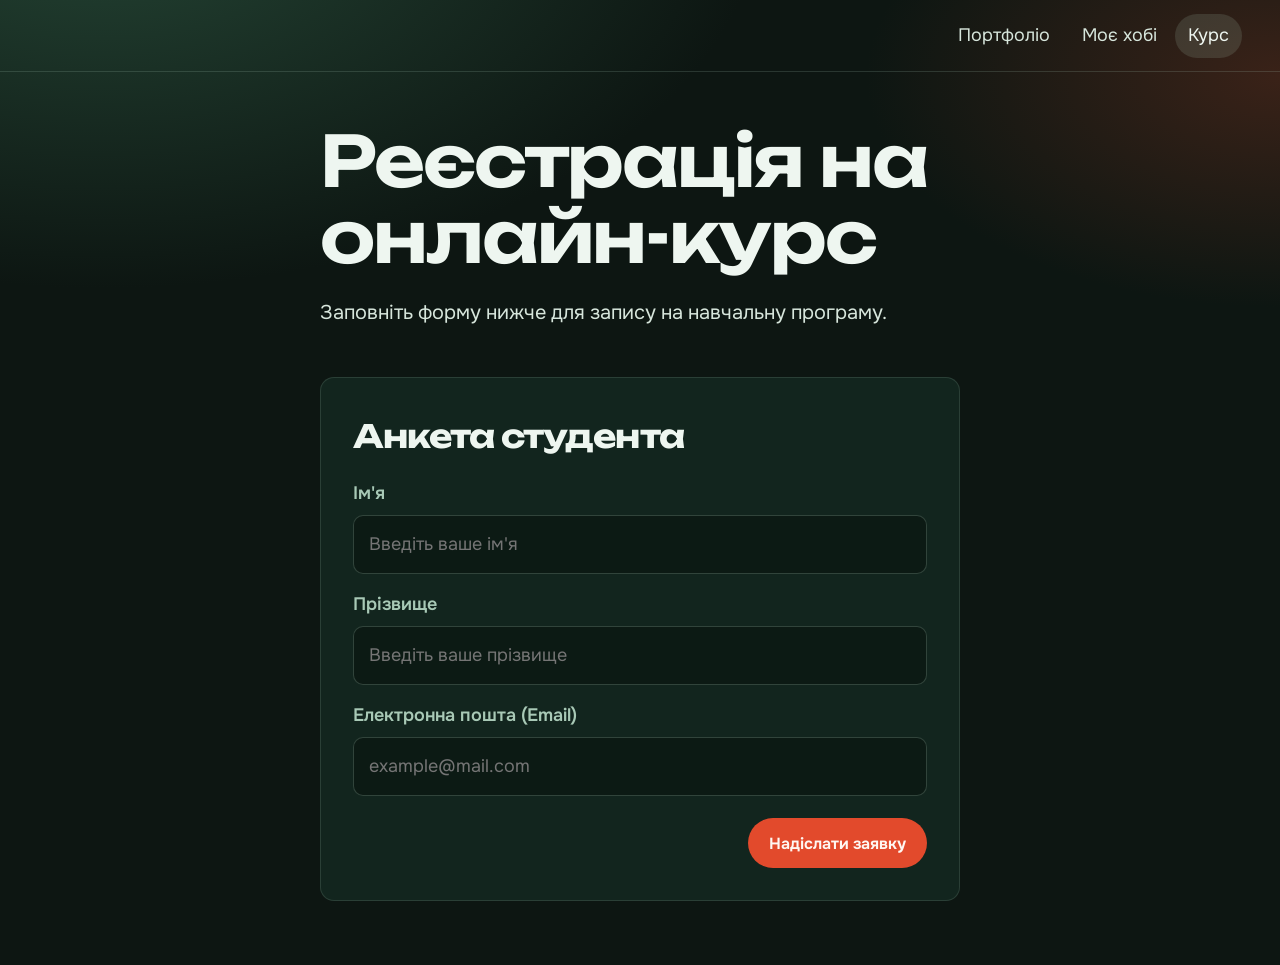
<file: form.html>
<!DOCTYPE html>
<html lang="uk">
<head>
    <meta charset="UTF-8">
    <meta name="viewport" content="width=device-width, initial-scale=1.0">
    <title>Реєстрація на онлайн-курс</title>
    <link rel="preconnect" href="https://fonts.googleapis.com">
    <link rel="preconnect" href="https://fonts.gstatic.com" crossorigin>
    <link href="https://fonts.googleapis.com/css2?family=Onest:wght@400;500;600;700&family=Unbounded:wght@500;600;700&display=swap" rel="stylesheet">
    <link rel="stylesheet" href="portfolio.css">
</head>
<body class="page-form">
    <a class="skip" href="#main">До змісту</a>
    <header class="site-bar">
        <nav aria-label="Сторінки сайту">
            <a href="portfolio.html">Портфоліо</a>
            <a href="index.html">Моє хобі</a>
            <a href="form.html" aria-current="page">Курс</a>
        </nav>
    </header>

    <main id="main" class="form-shell">
        <header class="hero page-hero">
            <h1>Реєстрація на онлайн-курс</h1>
            <p class="lede">Заповніть форму нижче для запису на навчальну програму.</p>
        </header>

        <section class="panel">
            <h2>Анкета студента</h2>
            <form class="form-grid" action="#" method="post">
                <p class="field">
                    <label for="first-name">Ім'я</label>
                    <input type="text" id="first-name" name="firstName" placeholder="Введіть ваше ім'я" required autocomplete="given-name">
                </p>
                <p class="field">
                    <label for="last-name">Прізвище</label>
                    <input type="text" id="last-name" name="lastName" placeholder="Введіть ваше прізвище" required autocomplete="family-name">
                </p>
                <p class="field">
                    <label for="user-email">Електронна пошта (Email)</label>
                    <input type="email" id="user-email" name="email" placeholder="example@mail.com" required autocomplete="email">
                </p>
                <p class="actions">
                    <button type="submit">Надіслати заявку</button>
                </p>
            </form>
        </section>
    </main>
</body>
</html>
</file>
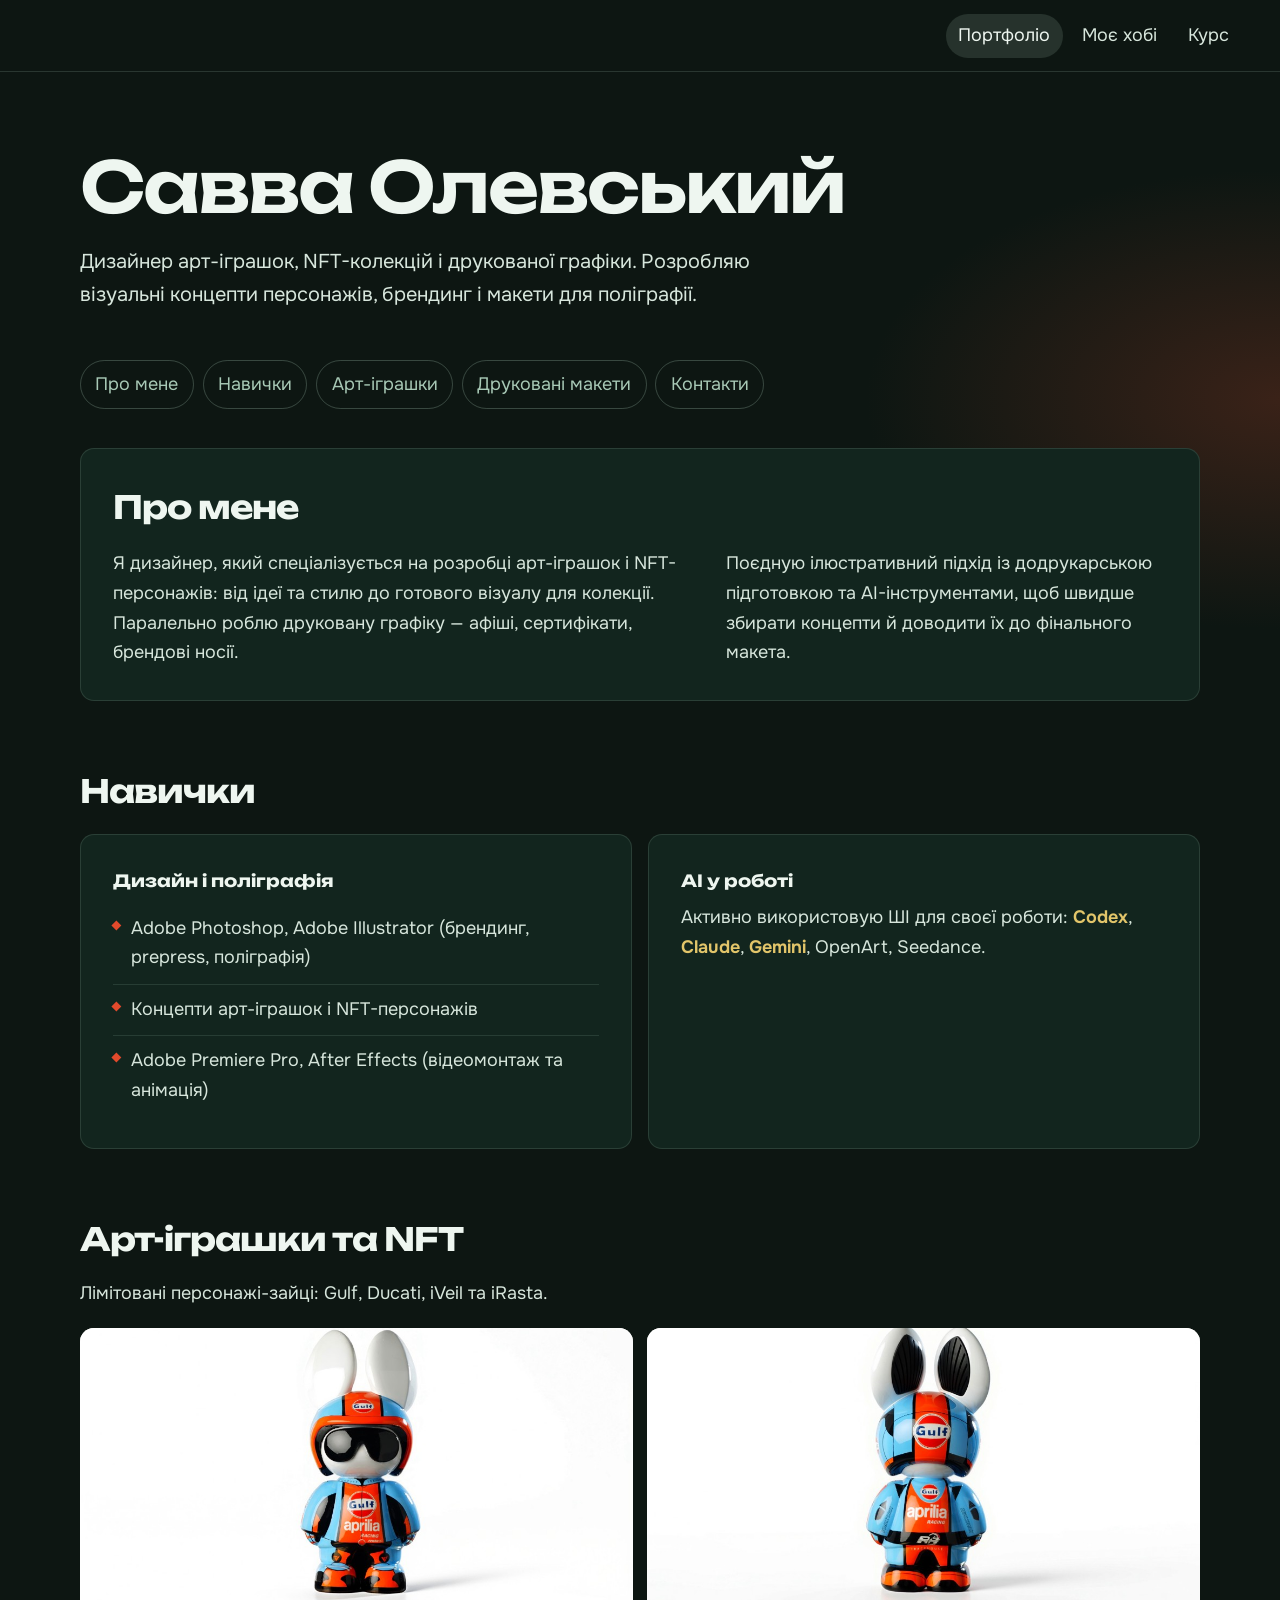
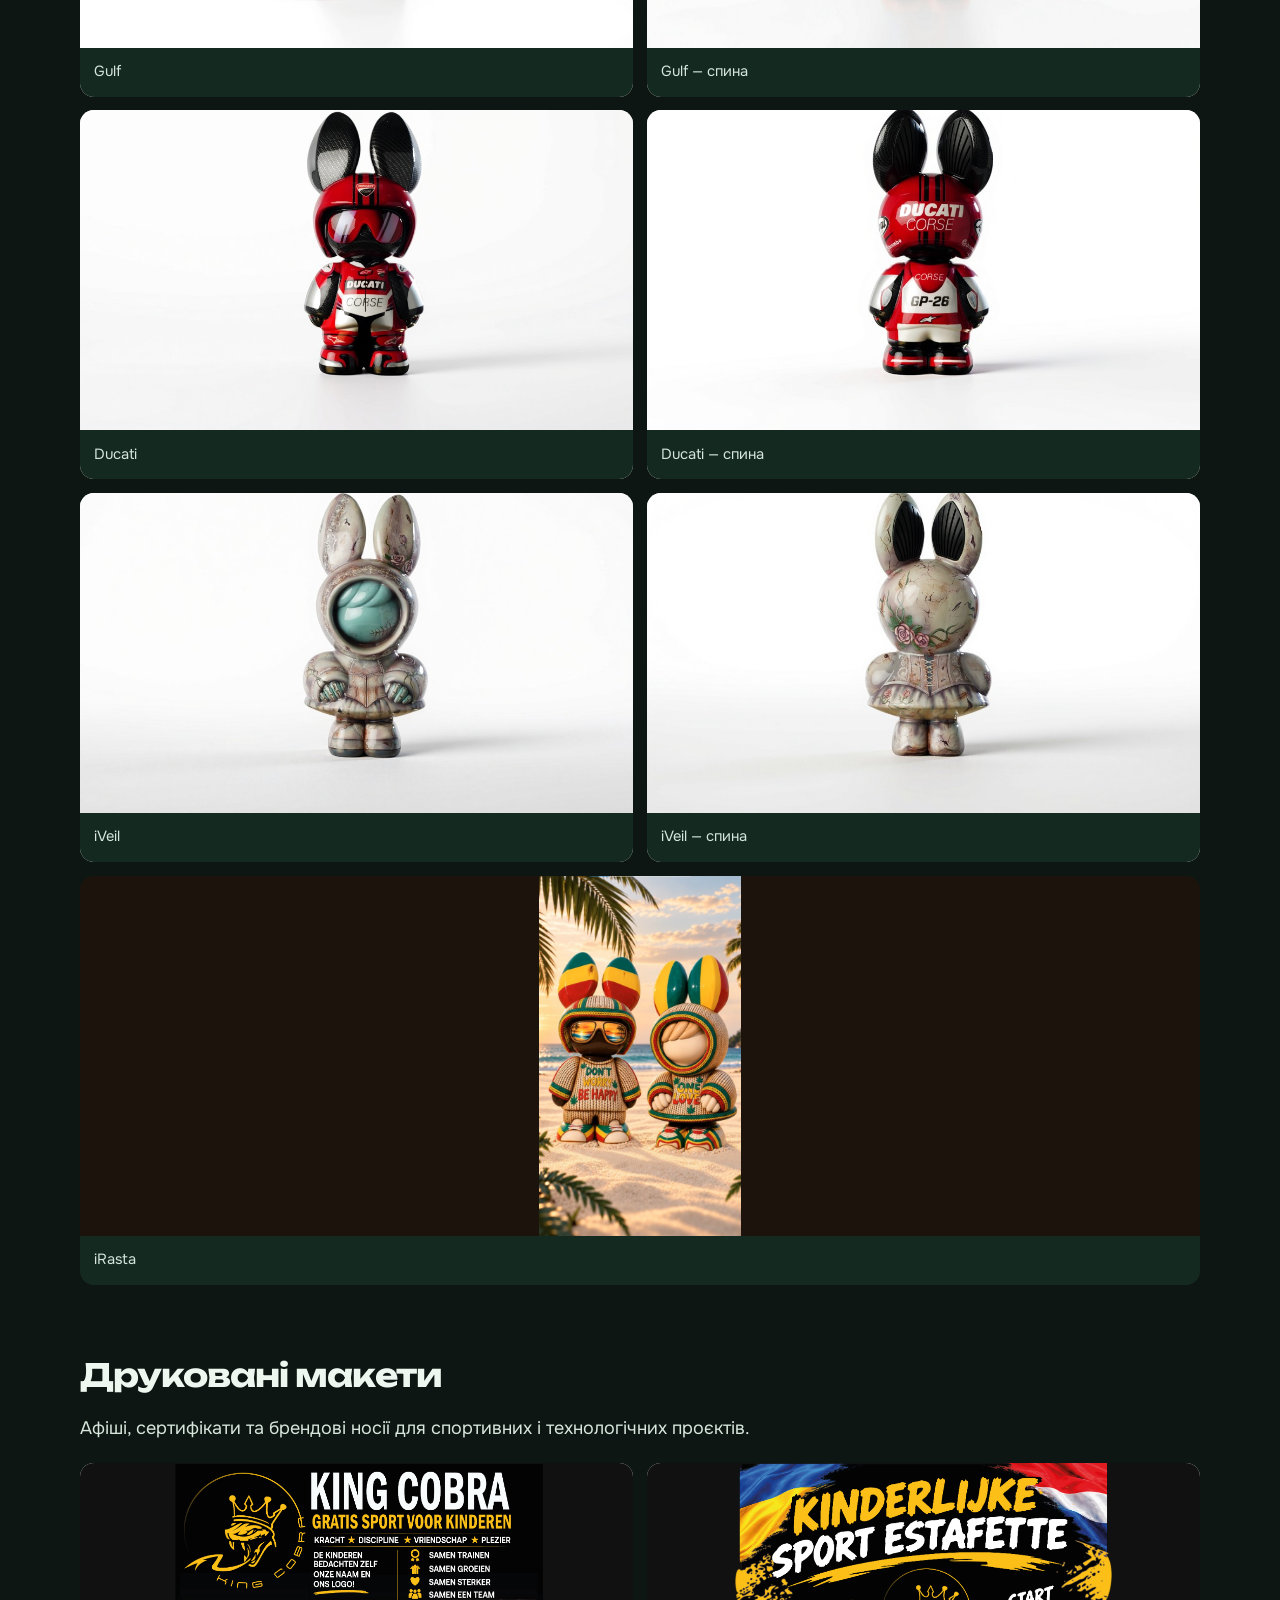
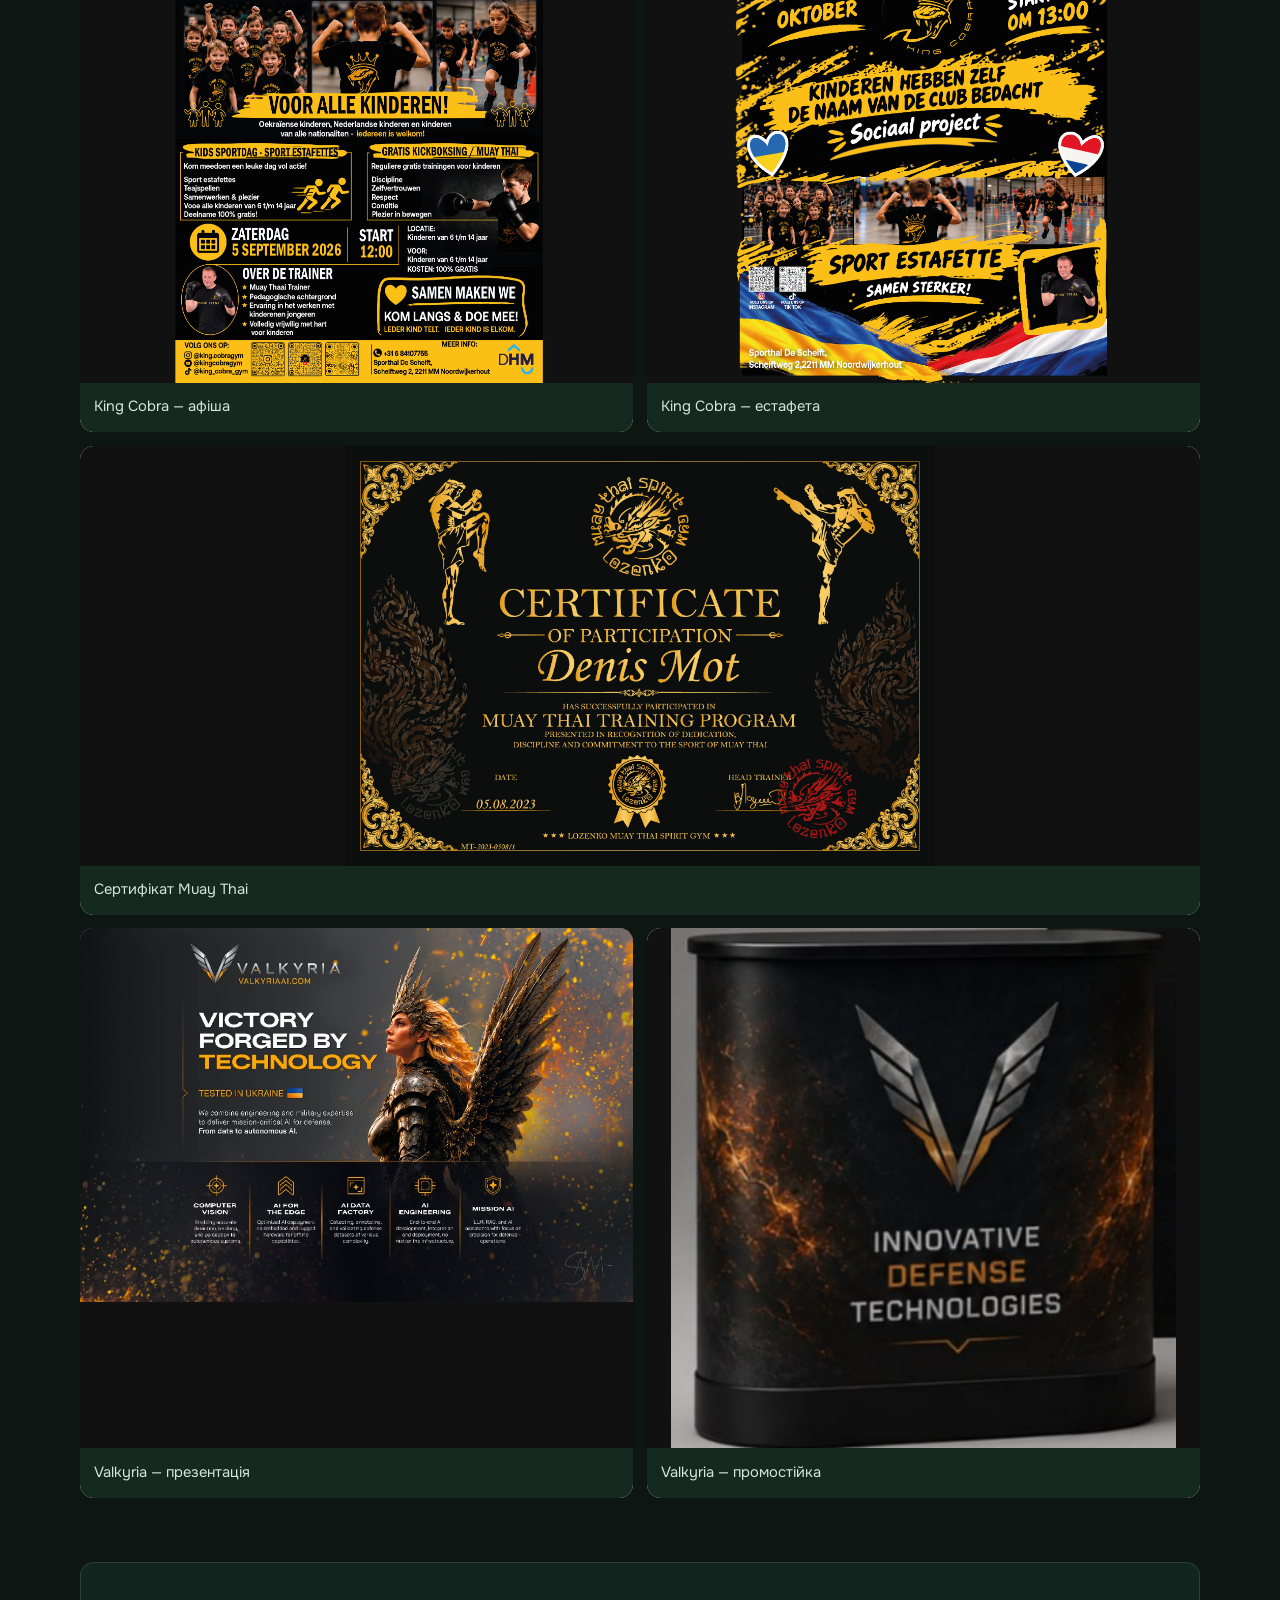
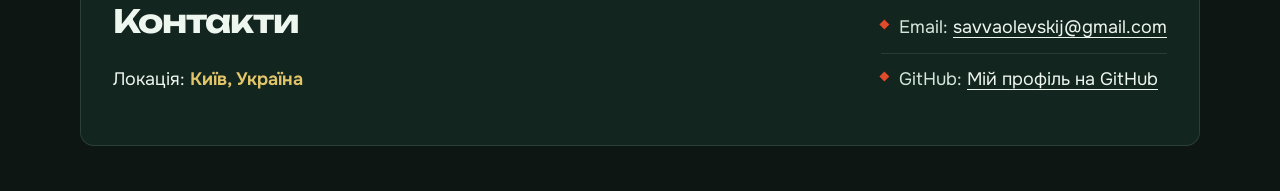
<file: portfolio.html>
<!DOCTYPE html>
<html lang="uk">
<head>
    <meta charset="UTF-8">
    <meta name="viewport" content="width=device-width, initial-scale=1.0">
    <title>Портфоліо — Савва Олевський</title>
    <link rel="preconnect" href="https://fonts.googleapis.com">
    <link rel="preconnect" href="https://fonts.gstatic.com" crossorigin>
    <link href="https://fonts.googleapis.com/css2?family=Onest:wght@400;500;600;700&family=Unbounded:wght@500;600;700&display=swap" rel="stylesheet">
    <link rel="stylesheet" href="portfolio.css">
</head>
<body>
    <a class="skip" href="#main">До змісту</a>
    <header class="site-bar">
        <nav aria-label="Сторінки сайту">
            <a href="portfolio.html" aria-current="page">Портфоліо</a>
            <a href="index.html">Моє хобі</a>
            <a href="form.html">Курс</a>
        </nav>
    </header>

    <div class="wrap">
        <header class="hero">
            <h1>Савва Олевський</h1>
            <p class="lede">Дизайнер арт-іграшок, NFT-колекцій і друкованої графіки. Розробляю візуальні концепти персонажів, брендинг і макети для поліграфії.</p>
        </header>

        <nav class="page-nav" aria-label="Навігація по сторінці">
            <h2>Навігація по сторінці</h2>
            <ul>
                <li><a href="#about">Про мене</a></li>
                <li><a href="#skills">Навички</a></li>
                <li><a href="#toys">Арт-іграшки</a></li>
                <li><a href="#print">Друковані макети</a></li>
                <li><a href="#contacts">Контакти</a></li>
            </ul>
        </nav>

        <main id="main">
            <section id="about" class="panel about">
                <h2>Про мене</h2>
                <div class="split">
                    <p>Я дизайнер, який спеціалізується на розробці арт-іграшок і NFT-персонажів: від ідеї та стилю до готового візуалу для колекції. Паралельно роблю друковану графіку — афіші, сертифікати, брендові носії.</p>
                    <p>Поєдную ілюстративний підхід із додрукарською підготовкою та AI-інструментами, щоб швидше збирати концепти й доводити їх до фінального макета.</p>
                </div>
            </section>

            <section id="skills">
                <h2>Навички</h2>
                <div class="skills">
                    <div class="skills-group panel">
                        <h3>Дизайн і поліграфія</h3>
                        <ul>
                            <li>Adobe Photoshop, Adobe Illustrator (брендинг, prepress, поліграфія)</li>
                            <li>Концепти арт-іграшок і NFT-персонажів</li>
                            <li>Adobe Premiere Pro, After Effects (відеомонтаж та анімація)</li>
                        </ul>
                    </div>
                    <div class="skills-group panel">
                        <h3>AI у роботі</h3>
                        <p>Активно використовую ШІ для своєї роботи: <span class="accent">Codex</span>, <span class="accent">Claude</span>, <span class="accent">Gemini</span>, OpenArt, Seedance.</p>
                    </div>
                </div>
            </section>

            <section id="toys">
                <h2>Арт-іграшки та NFT</h2>
                <p class="section-intro">Лімітовані персонажі-зайці: Gulf, Ducati, iVeil та iRasta.</p>
                <div class="gallery">
                    <figure class="shot">
                        <img src="images/toys/gulf-front.jpg" alt="Заєць Gulf, вигляд спереду" width="1024" height="682">
                        <figcaption>Gulf</figcaption>
                    </figure>
                    <figure class="shot">
                        <img src="images/toys/gulf-back.jpg" alt="Заєць Gulf, вигляд ззаду" width="1024" height="682">
                        <figcaption>Gulf — спина</figcaption>
                    </figure>
                    <figure class="shot">
                        <img src="images/toys/ducati-front.jpg" alt="Заєць Ducati, вигляд спереду" width="1024" height="682">
                        <figcaption>Ducati</figcaption>
                    </figure>
                    <figure class="shot">
                        <img src="images/toys/ducati-back.jpg" alt="Заєць Ducati, вигляд ззаду" width="1024" height="682">
                        <figcaption>Ducati — спина</figcaption>
                    </figure>
                    <figure class="shot">
                        <img src="images/toys/rose-front.jpg" alt="Заєць iVeil, вигляд спереду" width="1024" height="682">
                        <figcaption>iVeil</figcaption>
                    </figure>
                    <figure class="shot">
                        <img src="images/toys/rose-back.jpg" alt="Заєць iVeil, вигляд ззаду" width="1024" height="682">
                        <figcaption>iVeil — спина</figcaption>
                    </figure>
                    <figure class="shot shot-rasta">
                        <img src="images/toys/one-love.jpg" alt="Пара зайців iRasta на пляжі" width="574" height="1024">
                        <figcaption>iRasta</figcaption>
                    </figure>
                </div>
            </section>

            <section id="print">
                <h2>Друковані макети</h2>
                <p class="section-intro">Афіші, сертифікати та брендові носії для спортивних і технологічних проєктів.</p>
                <div class="gallery">
                    <figure class="shot shot-print">
                        <img src="images/print/king-cobra-poster.png" alt="Афіша King Cobra: безкоштовний спорт для дітей" width="900" height="1200">
                        <figcaption>King Cobra — афіша</figcaption>
                    </figure>
                    <figure class="shot shot-print">
                        <img src="images/print/king-cobra-estafette.png" alt="Афіша дитячої спортивної естафети King Cobra" width="900" height="1200">
                        <figcaption>King Cobra — естафета</figcaption>
                    </figure>
                    <figure class="shot shot-print shot-wide">
                        <img src="images/print/muay-thai-certificate.png" alt="Сертифікат участі в програмі Muay Thai Training" width="1400" height="1000">
                        <figcaption>Сертифікат Muay Thai</figcaption>
                    </figure>
                    <figure class="shot shot-print">
                        <img src="images/print/valkyria.jpg" alt="Макет презентації Valkyria AI" width="1400" height="900">
                        <figcaption>Valkyria — презентація</figcaption>
                    </figure>
                    <figure class="shot shot-print">
                        <img src="images/print/valkyria-counter.png" alt="Брендована промостійка Valkyria" width="1000" height="1000">
                        <figcaption>Valkyria — промостійка</figcaption>
                    </figure>
                </div>
            </section>
        </main>

        <footer id="contacts" class="site-foot">
            <div class="panel">
                <div>
                    <h2>Контакти</h2>
                    <p>Локація: <span class="accent">Київ, Україна</span></p>
                </div>
                <ul class="contact-list">
                    <li>Email: <a href="mailto:savvaolevskij@gmail.com">savvaolevskij@gmail.com</a></li>
                    <li>GitHub: <a href="https://github.com/gladpena221-dotcom/2221" target="_blank" rel="noopener noreferrer">Мій профіль на GitHub</a></li>
                </ul>
            </div>
        </footer>
    </div>
</body>
</html>
</file>
<file: portfolio.css>
:root {
  --ink: #0d1612;
  --leaf: #173026;
  --celadon: #a8c9b6;
  --mist: #d7e6dc;
  --paper: #eef6f0;
  --cinnabar: #e24a2c;
  --gold: #e2c56a;
  --radius: 14px;
  --font-display: "Unbounded", system-ui, sans-serif;
  --font-body: "Onest", system-ui, sans-serif;
  --ease: cubic-bezier(0.22, 1, 0.36, 1);
}

*,
*::before,
*::after {
  box-sizing: border-box;
}

html {
  scroll-behavior: smooth;
}

body {
  margin: 0;
  min-height: 100vh;
  font-family: var(--font-body);
  font-size: clamp(1rem, 0.94rem + 0.28vw, 1.125rem);
  line-height: 1.65;
  color: var(--paper);
  background:
    radial-gradient(1200px 700px at 8% -10%, #244434 0%, transparent 55%),
    radial-gradient(900px 500px at 100% 8%, #3a2218 0%, transparent 46%),
    var(--ink);
}

::selection {
  background: var(--cinnabar);
  color: #fff7f2;
}

:focus-visible {
  outline: 2px solid var(--gold);
  outline-offset: 3px;
}

a {
  color: var(--gold);
  text-underline-offset: 0.22em;
}

a:hover {
  color: #fff;
}

img {
  max-width: 100%;
  display: block;
}

.skip {
  position: absolute;
  left: 1rem;
  top: -4rem;
  z-index: 20;
  padding: 0.6rem 0.9rem;
  background: var(--gold);
  color: var(--ink);
  font-weight: 600;
}

.skip:focus {
  top: 1rem;
}

.site-bar {
  display: flex;
  justify-content: flex-end;
  padding: 0.85rem clamp(1.1rem, 4vw, 2.4rem);
  border-bottom: 1px solid color-mix(in srgb, var(--celadon) 18%, transparent);
}

.site-bar nav {
  display: flex;
  gap: 0.35rem;
}

.site-bar nav a {
  color: var(--mist);
  text-decoration: none;
  padding: 0.45rem 0.8rem;
  border-radius: 999px;
}

.site-bar nav a:hover,
.site-bar nav a[aria-current="page"] {
  background: color-mix(in srgb, var(--celadon) 16%, transparent);
  color: var(--paper);
}

.wrap {
  width: min(1120px, calc(100% - 2.2rem));
  margin: 0 auto;
}

.hero {
  padding: clamp(2.4rem, 6vw, 5rem) 0 1.8rem;
}

.hero h1 {
  font-family: var(--font-display);
  font-weight: 600;
  letter-spacing: -0.03em;
  line-height: 1.08;
  font-size: clamp(2.1rem, 1.2rem + 4.2vw, 4.4rem);
  margin: 0 0 1rem;
  text-wrap: balance;
}

.lede {
  max-width: 46rem;
  color: var(--mist);
  font-size: clamp(1.05rem, 1rem + 0.4vw, 1.25rem);
}

.page-nav {
  margin: 0 0 2.4rem;
}

.page-nav h2 {
  position: absolute;
  width: 1px;
  height: 1px;
  overflow: hidden;
  clip: rect(0 0 0 0);
}

.page-nav ul {
  display: flex;
  flex-wrap: wrap;
  gap: 0.55rem;
  list-style: none;
  padding: 0;
  margin: 0;
}

.page-nav a {
  display: inline-flex;
  padding: 0.55rem 0.9rem;
  border: 1px solid color-mix(in srgb, var(--celadon) 28%, transparent);
  border-radius: 999px;
  color: var(--celadon);
  text-decoration: none;
}

.page-nav a:hover {
  background: var(--cinnabar);
  border-color: var(--cinnabar);
  color: #fff;
}

section,
#contacts {
  scroll-margin-top: 1.4rem;
}

section {
  margin-bottom: clamp(2.2rem, 5vw, 4rem);
}

h2 {
  font-family: var(--font-display);
  font-size: clamp(1.35rem, 1.1rem + 1.4vw, 2rem);
  letter-spacing: -0.03em;
  margin: 0 0 1rem;
}

h3 {
  font-family: var(--font-display);
  font-size: 1.05rem;
  margin: 0 0 0.55rem;
}

.panel {
  background: color-mix(in srgb, var(--leaf) 78%, #000);
  border: 1px solid color-mix(in srgb, var(--celadon) 16%, transparent);
  border-radius: var(--radius);
  padding: clamp(1.2rem, 2.5vw, 2rem);
}

.split {
  display: grid;
  grid-template-columns: 1.15fr 0.85fr;
  gap: 1rem;
}

.about p {
  margin: 0;
  color: var(--mist);
}

.accent {
  color: var(--gold);
  font-weight: 650;
}

.skills {
  display: grid;
  grid-template-columns: 1fr 1fr;
  gap: 1rem;
}

.skills-group p {
  margin: 0;
  color: var(--mist);
}

.skills-group ul,
.contact-list {
  margin: 0;
  padding: 0;
  list-style: none;
}

.skills-group li,
.contact-list li {
  position: relative;
  padding: 0.65rem 0 0.65rem 1.1rem;
  color: var(--mist);
}

.skills-group li + li,
.contact-list li + li {
  border-top: 1px solid color-mix(in srgb, var(--celadon) 14%, transparent);
}

.skills-group li::before,
.contact-list li::before {
  content: "";
  position: absolute;
  left: 0;
  top: 1.15rem;
  width: 0.42rem;
  height: 0.42rem;
  background: var(--cinnabar);
  transform: rotate(45deg);
}

.section-intro {
  margin: -0.2rem 0 1.2rem;
  color: var(--mist);
  max-width: 46rem;
}

.gallery {
  display: grid;
  grid-template-columns: repeat(2, minmax(0, 1fr));
  gap: 0.85rem;
}

.shot {
  margin: 0;
  overflow: hidden;
  border-radius: var(--radius);
  background: #f3f1ee;
}

.shot img {
  width: 100%;
  height: 320px;
  object-fit: cover;
  object-position: center bottom;
}

.shot-print img {
  height: 520px;
  object-fit: contain;
  object-position: center top;
  background: #111;
}

.shot-wide {
  grid-column: 1 / -1;
}

.shot-wide img {
  height: 420px;
  object-position: center;
}

.shot-print.shot-wide img {
  object-position: center;
}

.shot-rasta {
  grid-column: 1 / -1;
  background: #1c140c;
}

.shot-rasta img {
  width: 280px;
  max-width: 100%;
  height: 360px;
  margin: 0 auto;
  object-fit: contain;
  object-position: center;
}

.shot figcaption {
  padding: 0.7rem 0.9rem 0.85rem;
  background: color-mix(in srgb, var(--leaf) 88%, #000);
  color: var(--mist);
  font-size: 0.92rem;
}

.site-foot {
  padding: 0 0 2.8rem;
}

.site-foot .panel {
  display: grid;
  grid-template-columns: 1fr auto;
  gap: 1rem;
  align-items: center;
}

.contact-list a {
  color: var(--paper);
}

.tea-layout {
  display: grid;
  grid-template-columns: 1.05fr 0.95fr;
  gap: 1.1rem;
  align-items: start;
  padding-bottom: 3rem;
}

.tea-layout .panel p {
  color: var(--mist);
}

.tea-layout .panel h2:not(:first-child) {
  margin-top: 1.8rem;
}

.tea-list {
  margin: 0;
  padding: 0;
  list-style: none;
}

.tea-list li {
  position: relative;
  padding: 0.7rem 0 0.7rem 1.2rem;
  color: var(--mist);
}

.tea-list li + li {
  border-top: 1px solid color-mix(in srgb, var(--celadon) 14%, transparent);
}

.tea-list li::before {
  content: "";
  position: absolute;
  left: 0;
  top: 1.2rem;
  width: 0.42rem;
  height: 0.42rem;
  background: var(--cinnabar);
  transform: rotate(45deg);
}

.tea-photo {
  overflow: hidden;
  border-radius: 18px;
  min-height: 280px;
}

.tea-photo img {
  width: 100%;
  height: 100%;
  min-height: 320px;
  object-fit: cover;
  object-position: center;
}

.form-shell {
  width: min(640px, calc(100% - 2.2rem));
  margin: 0 auto 3rem;
}

.form-shell .page-hero {
  padding-top: clamp(2rem, 5vw, 3.2rem);
}

.form-grid {
  display: grid;
  gap: 1rem;
}

.field {
  display: grid;
  gap: 0.4rem;
  margin: 0;
}

.field label {
  font-weight: 600;
  color: var(--celadon);
}

.field input {
  width: 100%;
  border: 1px solid color-mix(in srgb, var(--celadon) 24%, transparent);
  background: color-mix(in srgb, #07110c 70%, var(--leaf));
  color: var(--paper);
  border-radius: 10px;
  padding: 0.85rem 0.95rem;
  font: inherit;
}

.field input:focus {
  outline: none;
  border-color: var(--gold);
  box-shadow: 0 0 0 3px color-mix(in srgb, var(--gold) 24%, transparent);
}

.actions {
  display: flex;
  justify-content: flex-end;
  margin: 0.4rem 0 0;
}

button[type="submit"] {
  appearance: none;
  border: 0;
  cursor: pointer;
  background: var(--cinnabar);
  color: #fff7f2;
  font: 650 1rem var(--font-body);
  padding: 0.9rem 1.3rem;
  border-radius: 999px;
  min-height: 48px;
}

@media (max-width: 860px) {
  .split,
  .skills,
  .gallery,
  .tea-layout,
  .site-foot .panel {
    grid-template-columns: 1fr;
  }

  .shot-wide,
  .shot-rasta {
    grid-column: auto;
  }

  .shot-rasta img {
    width: 240px;
    height: 320px;
  }
}

@media (prefers-reduced-motion: reduce) {
  html {
    scroll-behavior: auto;
  }
}
</file>
